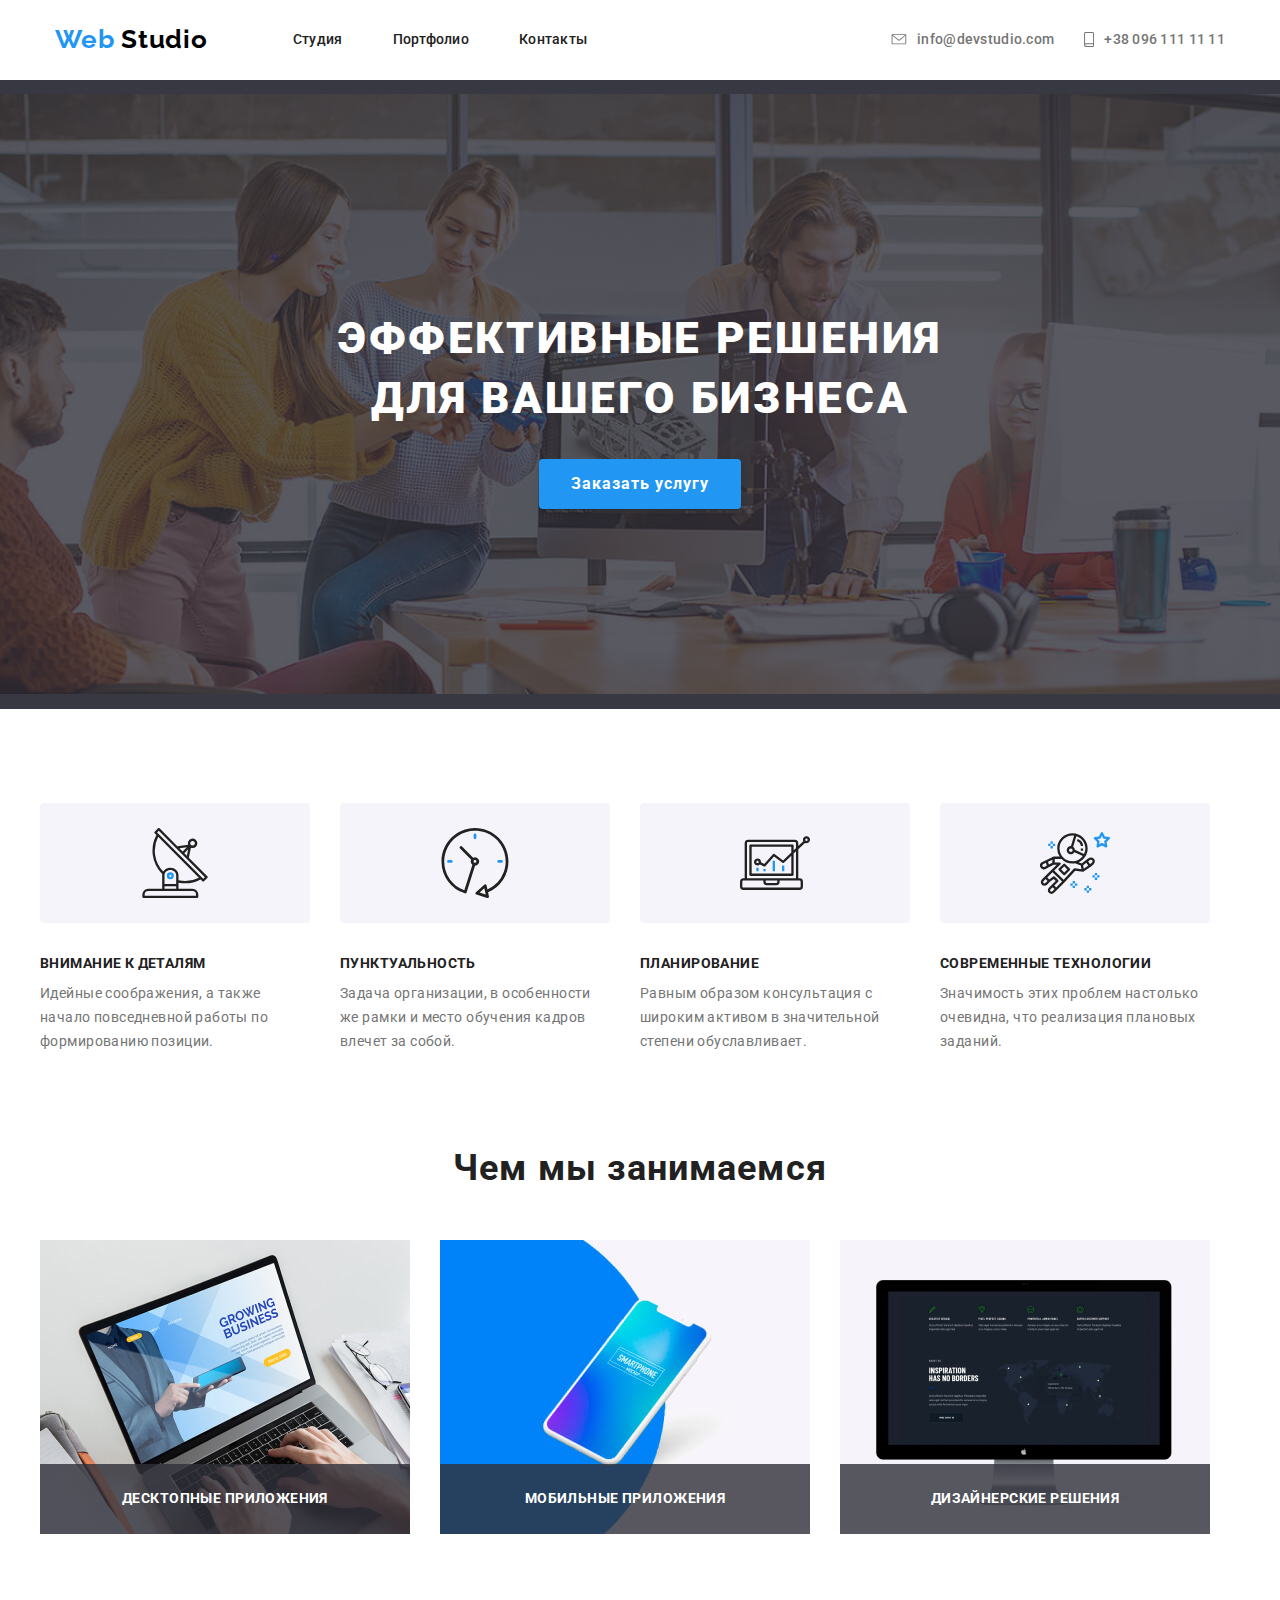
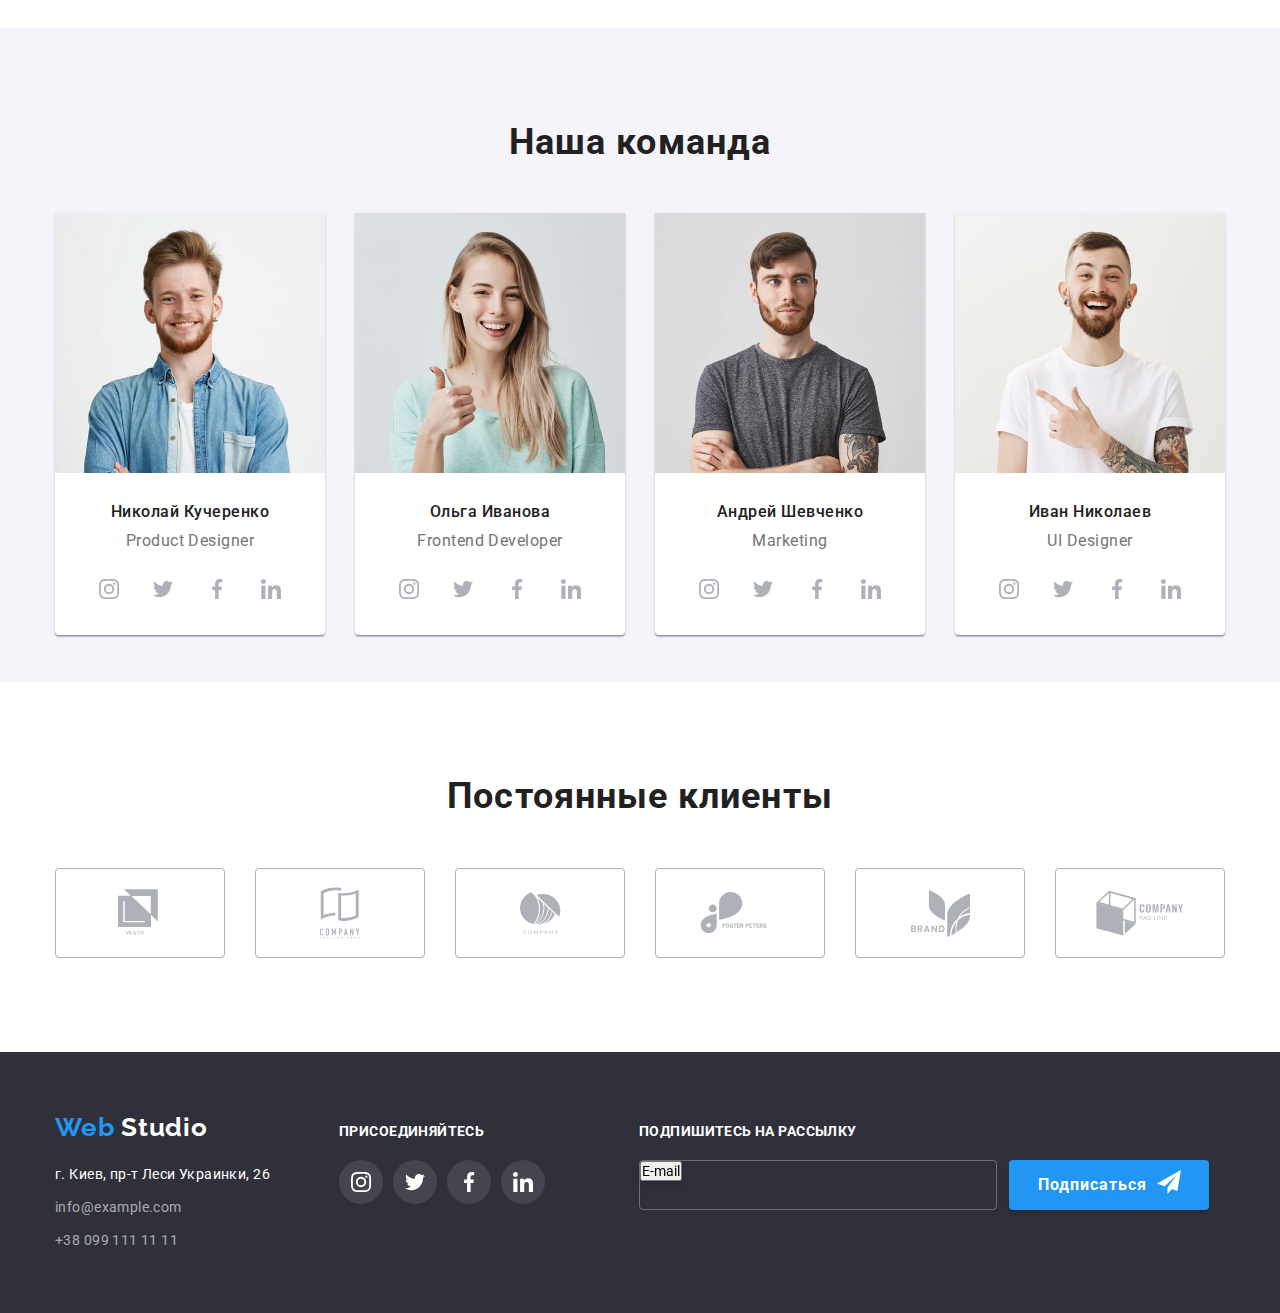
<file: index.html>
<!DOCTYPE html>
<html lang="ru">
  <head>
    <meta charset="UTF-8" />
    <meta name="viewport" content="width=device-width, initial-scale=1.0" />
    <title>Web Studio</title>
    <link href="https://fonts.googleapis.com/css2?family=Raleway:wght@700&family=Roboto:wght@400;500;700;900&display=swap" rel="stylesheet">
    <link rel="stylesheet" href="./css/normalize.css" />
    <link rel="stylesheet" href="./css/styles.css" />
  </head>
  <body>
    <!-- Шапка -->
    <header class="page-header">
      <div class="container">
        <nav class="main-navigation">
          <a class="logo link" href="" lang="en"
            ><span class="logo-item">Web</span> Studio</a
          >
          <ul class="navigation-list list">
            <li class="navigation-list-item">
              <a href="./index.html" class="navigation-list-link link"
                >Студия</a
              >
            </li>
            <li class="navigation-list-item">
              <a href="./portfolio.html" class="navigation-list-link link"
                >Портфолио</a
              >
            </li>
            <li class="navigation-list-item">
              <a href="" class="navigation-list-link link">Контакты</a>
            </li>
          </ul>
        </nav>
          <ul class="contacts-list list">
            <li class="contacts-list-item">

              <a
                href="mailto:info@devstudio.com" class="contacts-link link" lang="en">
                <svg class="contacts-list-icon" width ="16" height="11">
                  <use href="./images/sprite.svg#icon-envelope"></use>
                </svg>
                info@devstudio.com
              </a>
            </li>
            <li class="contacts-list-item">
              <a href="tel:+380961111111" class="contacts-link link">
                <svg class="contacts-list-icon" width ="10" height="15">
                  <use href="./images/sprite.svg#icon-smartphone"></use>
                </svg>
                +38 096 111 11 11</a
              >
            </li>
          </ul>
      </div>
    </header>
    <main>
      <!-- Герой -->
      <section class="hero-section">
          <h1 class="hero-title">
            Эффективные решения <br />
            для вашего бизнеса
          </h1>
          <button type="button" class="hero-modal-btn">Заказать услугу</button>

      </section>

      <!-- Преимущества -->
      <section class="advantages-section">
        <div class="container">
          <h2 hidden>Преимущества</h2>
          <ul class="advantages-list list">
            <li class="advantages-list-item">
              <svg aria-label="Спутниковая тарелка" class="icon-advantage">
                <use href="./images/sprite.svg#icon-advantage-1"></use>
              </svg>
              <h3 class="advantages-list-name">Внимание к деталям</h3>
              <p class="advantages-list-description">
                Идейные соображения, а также начало повседневной работы по
                формированию позиции.
              </p>
            </li>
            <li class="advantages-list-item">
              <svg aria-label="Часы" class="icon-advantage">
                <use href="./images/sprite.svg#icon-advantage-2"></use>
              </svg>
              <h3 class="advantages-list-name">Пунктуальность</h3>
              <p class="advantages-list-description">
                Задача организации, в особенности же рамки и место обучения
                кадров влечет за собой.
              </p>
            </li>
            <li class="advantages-list-item">
              <svg aria-label="Диаграмма" class="icon-advantage">
                <use href="./images/sprite.svg#icon-advantage-3"></use>
              </svg>
              <h3 class="advantages-list-name">Планирование</h3>
              <p class="advantages-list-description">
                Равным образом консультация с широким активом в значительной
                степени обуславливает.
              </p>
            </li>
            <li class="advantages-list-item">
              <svg aria-label="Космонавт" class="icon-advantage">
                <use href="./images/sprite.svg#icon-advantage-4"></use>
              </svg>
              <h3 class="advantages-list-name">Современные технологии</h3>
              <p class="advantages-list-description">
                Значимость этих проблем настолько очевидна, что реализация
                плановых заданий.
              </p>
            </li>
          </ul>
        </div>
      </section>

      <!-- Примеры работ -->
      <section class="examples-section">
        <div class="container">
          <h2 class="title">Чем мы занимаемся</h2>

          <ul class="examples-list list">
            <li class="examples-list-item">
              <img
                class="examples-list-img"
                src="./images/work-examples/example-1.jpg"
                alt="Ноутбук"
                width="370"
                height="294"
              />
              <b class="examples-list-name">Десктопные приложения</b>
            </li>
            <li class="examples-list-item">
              <img
                class="examples-list-img"
                src="./images/work-examples/example-2.jpg"
                alt="Смартфон"
                width="370"
                height="294"
              />
              <b class="examples-list-name">Мобильные приложения</b>
            </li>
            <li class="examples-list-item">
              <img
                class="examples-list-img"
                src="./images/work-examples/example-3.jpg"
                alt="Екран монитора"
                width="370"
                height="294"
              />
              <b class="examples-list-name">Дизайнерские решения</b>
            </li>
          </ul>
        </div>
      </section>

      <!-- Команда -->
      <section class="team-section">
        <div class="container">
          <h2 class="title">Наша команда</h2>

          <ul class="team-list list">
            <li class="team-list-item">
              <img
                class="team-list-img"
                src="./images/team/teamer-1.jpg"
                alt="Член команды"
                width="270"
                height="260"
              />
              <h3 class="team-list-name">Николай Кучеренко</h3>
              <b class="team-list-position">Product Designer</b>
              <ul class="social-list list">
                <li class="social-list-item">
                  <a
                    href=""
                    class="social-list-link" 
                    aria-label="Иконка Инстаграм">
                    <svg class="social-list-icon">
                      <use href="./images/sprite.svg#icon-instagram"></use>
                    </svg>
                </a>
                </li>
                <li class="social-list-item">
                  <a
                    href=""
                    class="social-list-link"
                    aria-label="Иконка Твиттер"
                    >
                    <svg class="social-list-icon">
                      <use href="./images/sprite.svg#icon-twitter"></use>
                    </svg>
                  </a>
                </li>
                <li class="social-list-item">
                  <a
                    href=""
                    class="social-list-link"
                    aria-label="Иконка Фейсбук"
                    >
                    <svg class="social-list-icon">
                      <use href="./images/sprite.svg#icon-facebook"></use>
                    </svg>
                  </a>
                </li>
                <li class="social-list-item">
                  <a
                    href=""
                    class="social-list-link"
                    aria-label="Иконка ЛинкдИн"
                    >
                    <svg class="social-list-icon">
                      <use href="./images/sprite.svg#icon-linkedin"></use>
                    </svg>
                  </a>
                </li>
              </ul>
            </li>

            <li class="team-list-item">
              <img
                class="team-list-img"
                src="./images/team/teamer-2.jpg"
                alt="Член команды"
                width="270"
                height="260"
              />
              <h3 class="team-list-name">Ольга Иванова</h3>
              <b class="team-list-position">Frontend Developer</b>
              <ul class="social-list list">
                <li class="social-list-item">
                  <a
                    href=""
                    class="social-list-link" 
                    aria-label="Иконка Инстаграм">
                    <svg class="social-list-icon">
                      <use href="./images/sprite.svg#icon-instagram"></use>
                    </svg>
                </a>
                </li>
                <li class="social-list-item">
                  <a
                    href=""
                    class="social-list-link"
                    aria-label="Иконка Твиттер"
                    >
                    <svg class="social-list-icon">
                      <use href="./images/sprite.svg#icon-twitter"></use>
                    </svg>
                  </a>
                </li>
                <li class="social-list-item">
                  <a
                    href=""
                    class="social-list-link"
                    aria-label="Иконка Фейсбук"
                    >
                    <svg class="social-list-icon">
                      <use href="./images/sprite.svg#icon-facebook"></use>
                    </svg>
                  </a>
                </li>
                <li class="social-list-item">
                  <a
                    href=""
                    class="social-list-link"
                    aria-label="Иконка ЛинкдИн"
                    >
                    <svg class="social-list-icon">
                      <use href="./images/sprite.svg#icon-linkedin"></use>
                    </svg>
                  </a>
                </li>
              </ul>
            </li>

            <li class="team-list-item">
              <img
                class="team-list-img"
                src="./images/team/teamer-3.jpg"
                alt="Член команды"
                width="270"
                height="260"
              />
              <h3 class="team-list-name">Андрей Шевченко</h3>
              <b class="team-list-position">Marketing</b>
              <ul class="social-list list">
                <li class="social-list-item">
                  <a
                    href=""
                    class="social-list-link" 
                    aria-label="Иконка Инстаграм">
                    <svg class="social-list-icon">
                      <use href="./images/sprite.svg#icon-instagram"></use>
                    </svg>
                </a>
                </li>
                <li class="social-list-item">
                  <a
                    href=""
                    class="social-list-link"
                    aria-label="Иконка Твиттер"
                    >
                    <svg class="social-list-icon">
                      <use href="./images/sprite.svg#icon-twitter"></use>
                    </svg>
                  </a>
                </li>
                <li class="social-list-item">
                  <a
                    href=""
                    class="social-list-link"
                    aria-label="Иконка Фейсбук"
                    >
                    <svg class="social-list-icon">
                      <use href="./images/sprite.svg#icon-facebook"></use>
                    </svg>
                  </a>
                </li>
                <li class="social-list-item">
                  <a
                    href=""
                    class="social-list-link"
                    aria-label="Иконка ЛинкдИн"
                    >
                    <svg class="social-list-icon">
                      <use href="./images/sprite.svg#icon-linkedin"></use>
                    </svg>
                  </a>
                </li>
              </ul>
            </li>

            <li class="team-list-item">
              <img
                class="team-list-img"
                src="./images/team/teamer-4.jpg"
                alt="Член команды"
                width="270"
                height="260"
              />
              <h3 class="team-list-name">Иван Николаев</h3>
              <b class="team-list-position">UI Designer</b>
              <ul class="social-list list">
                <li class="social-list-item">
                  <a
                    href=""
                    class="social-list-link" 
                    aria-label="Иконка Инстаграм">
                    <svg class="social-list-icon">
                      <use href="./images/sprite.svg#icon-instagram"></use>
                    </svg>
                </a>
                </li>
                <li class="social-list-item">
                  <a
                    href=""
                    class="social-list-link"
                    aria-label="Иконка Твиттер"
                    >
                    <svg class="social-list-icon">
                      <use href="./images/sprite.svg#icon-twitter"></use>
                    </svg>
                  </a>
                </li>
                <li class="social-list-item">
                  <a
                    href=""
                    class="social-list-link"
                    aria-label="Иконка Фейсбук"
                    >
                    <svg class="social-list-icon">
                      <use href="./images/sprite.svg#icon-facebook"></use>
                    </svg>
                  </a>
                </li>
                <li class="social-list-item">
                  <a
                    href=""
                    class="social-list-link"
                    aria-label="Иконка ЛинкдИн"
                    >
                    <svg class="social-list-icon">
                      <use href="./images/sprite.svg#icon-linkedin"></use>
                    </svg>
                  </a>
                </li>
              </ul>
            </li>
          </ul>
        </div>
      </section>

      <!-- Клиенты -->
      <section class="clients-section">
        <div class="container">
          <h2 class="title">Постоянные клиенты</h2>

          <ul class="clients-list list">
            <li class="clients-list-item">
              <a href="" class="clients-list-link" aria-label="Логотип первого клиента">
              <svg class="clients-list-icon" width="44" height="49">
                <use href="./images/sprite.svg#icon-client-1"></use>
              </svg>
            </a>
            </li>
            <li class="clients-list-item">
              <a href="" class="clients-list-link" aria-label="Логотип второго клиента"
                ><svg class="clients-list-icon" width="40" height="52">
                  <use href="./images/sprite.svg#icon-client-2"></use>
                </svg>
              </a>
            </li>
            <li class="clients-list-item">
              <a href="" class="clients-list-link" aria-label="Логотип третьего клиента"
                >
                <svg class="clients-list-icon" width="41" height="43">
                  <use href="./images/sprite.svg#icon-client-3"></use>
                </svg>
              </a>
            </li>
            <li class="clients-list-item">
              <a href="" class="clients-list-link" aria-label="Логотип четвертого клиента"
                >
                <svg class="clients-list-icon" width="80" height="42">
                  <use href="./images/sprite.svg#icon-client-4"></use>
                </svg>
              </a>
            </li>
            <li class="clients-list-item">
              <a href="" class="clients-list-link" aria-label="Логотип пятого клиента"
                >
                <svg class="clients-list-icon" width="59" height="47">
                  <use href="./images/sprite.svg#icon-client-5"></use>
                </svg>
              </a>
            </li>
            <li class="clients-list-item">
              <a href="" class="clients-list-link" aria-label="Логотип шестого клиента"
                >
                <svg class="clients-list-icon" width="88" height="45">
                  <use href="./images/sprite.svg#icon-client-6"></use>
                </svg>
              </a>
            </li>
          </ul>
        </div>
      </section>
    </main>
    <!-- Футер -->
    <footer class="footer">
      <div class="container">
        <div class="footer-contacts">
          <a class="footer-logo link" href="./index.html" lang="en"
            ><span class="footer-logo-item">Web</span> Studio</a
          >
          <address class="address">
            <p class="footer-address">г. Киев, пр-т Леси Украинки, 26</p>
            <div class="footer-mail">
              <a href="" class="footer-contacts-link link" lang="en"
                >info@example.com</a
              >
            </div>
            <div class="footer-tel">
              <a href="" class="footer-contacts-link link">+38 099 111 11 11</a>
            </div>
          </address>
        </div>

        <div class="footer-join-us">
          <b class="footer-contacts-title">присоединяйтесь</b>
          <ul class="footer-social-links-list list">
            <li class="footer-social-links-list-item">
              <a
                href=""
                class="footer-social-list-link"
                aria-label="Иконка Инстаграм">
                <svg class="footer-social-list-icon">
                  <use href="./images/sprite.svg#icon-instagram"></use>
                </svg>
              </a>
            </li>
            <li class="footer-social-links-list-item">
              <a
                href=""
                class="footer-social-list-link"
                aria-label="Иконка Твиттер"> 
                <svg class="footer-social-list-icon">
                  <use href="./images/sprite.svg#icon-twitter"></use>
                </svg>
              </a>
            </li>
            <li class="footer-social-links-list-item">
              <a
                href=""
                class="footer-social-list-link"
                aria-label="Иконка Фейсбук"
                >
                <svg class="footer-social-list-icon">
                  <use href="./images/sprite.svg#icon-facebook"></use>
                </svg>
              </a>
            </li>
            <li class="footer-social-links-list-item">
              <a
                href=""
                class="footer-social-list-link"
                aria-label="Иконка ЛинкдИн">
                <svg class="footer-social-list-icon">
                  <use href="./images/sprite.svg#icon-linkedin"></use>
                </svg>
            </a>
            </li>
          </ul>
        </div>

        <div class="footer-subscription">
          <b class="footer-contacts-title">Подпишитесь на рассылку</b>
          <div class="footer-submit-button">
            <form action="URL">
              <p class="footer-submit-mail"><input type="submit" value="E-mail" /></p>
            </form>
              <a href="" class="footer-subscription-btn">
                <p class="footer-subscription-btn-desc">Подписаться</p> 
              <svg class="footer-btn-icon" width="24" height="24">
                <use href="./images/sprite.svg#icon-icon-send"></use>
              </svg>
            </a>
          </div>
        </div>
      </div>
    </footer>
  </body>
</html>
</file>
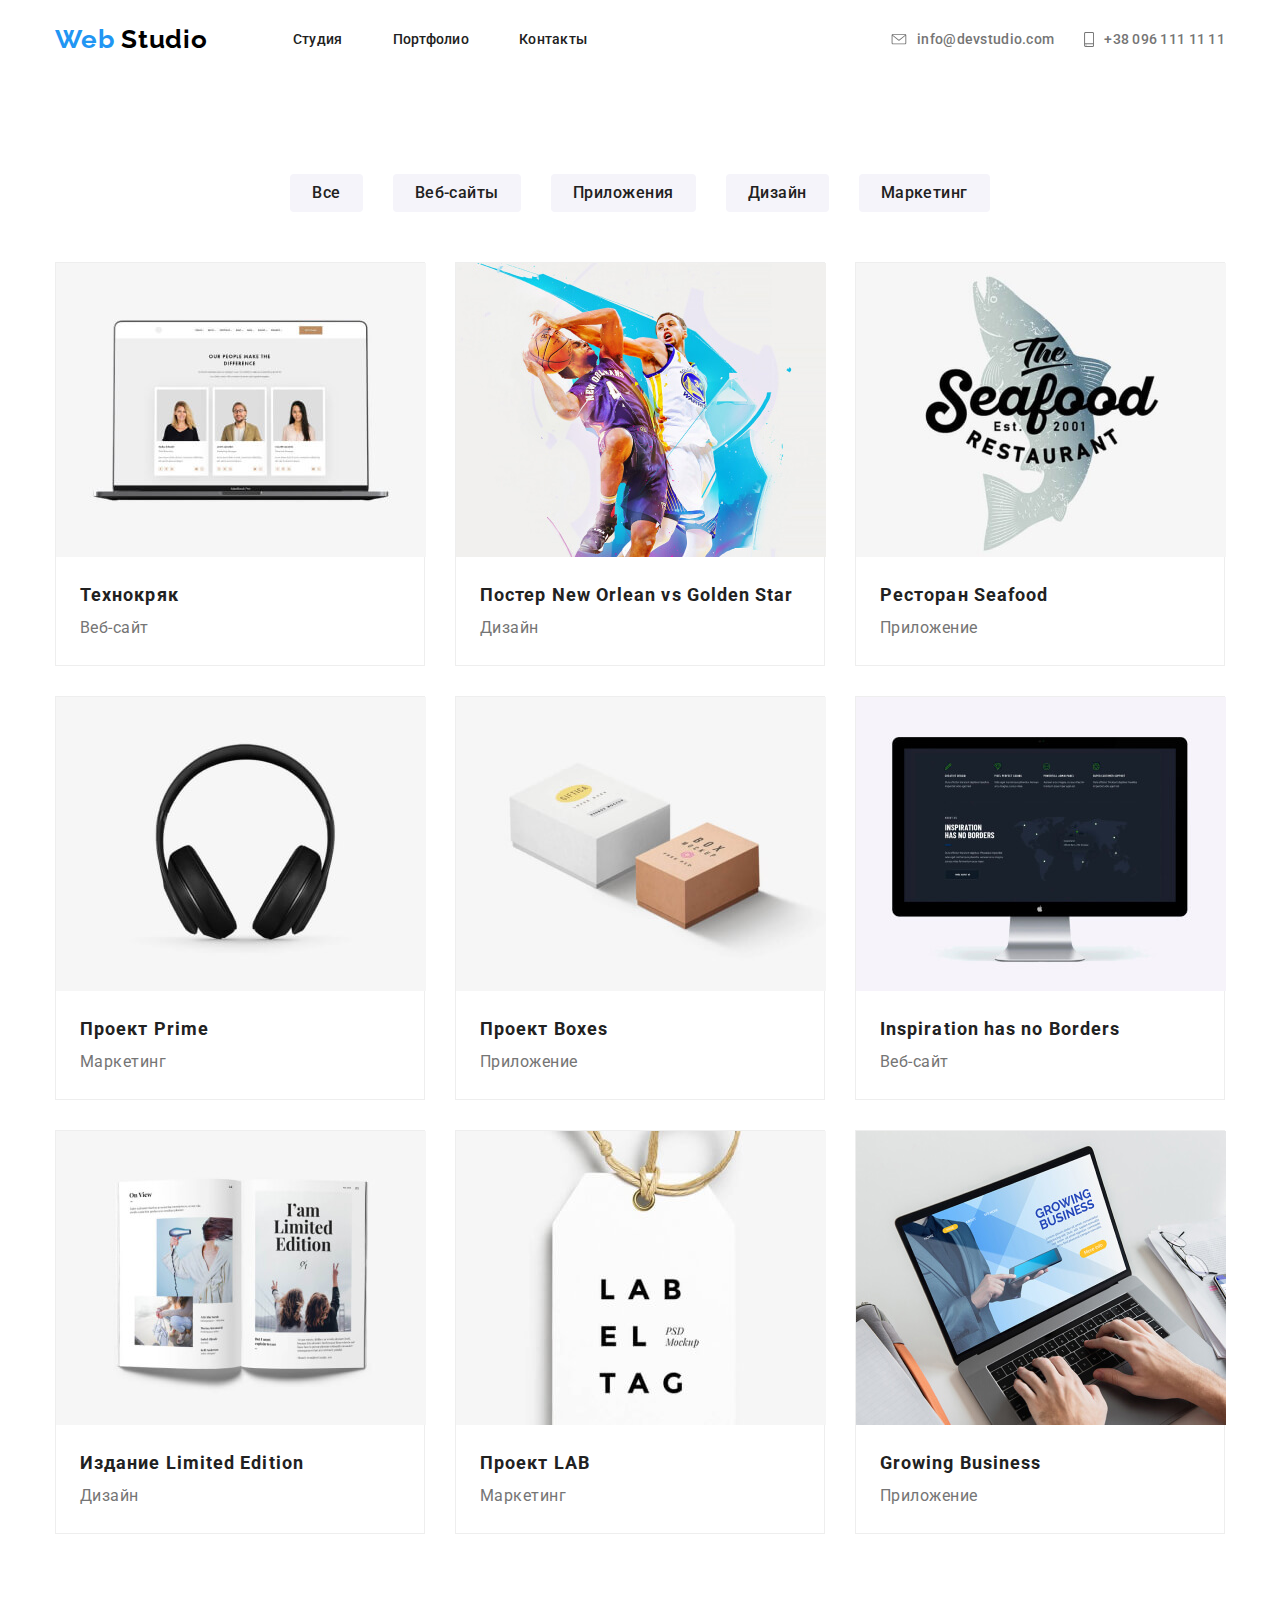
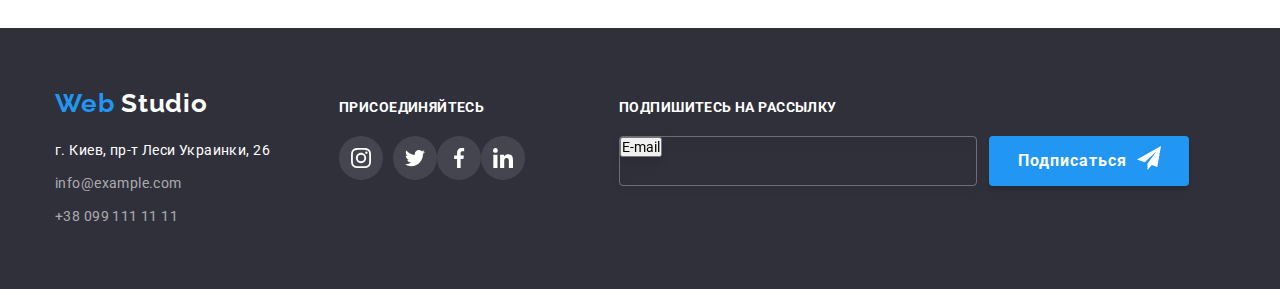
<file: portfolio.html>
<!DOCTYPE html>
<html lang="ru">
  <head>
    <meta charset="UTF-8" />
    <meta name="viewport" content="width=device-width, initial-scale=1.0" />
    <title>Web Studio</title>
    <link
      href="https://fonts.googleapis.com/css2?family=Raleway:wght@700&family=Roboto:wght@400;500;700&display=swap"
      rel="stylesheet"
    />
    <link rel="stylesheet" href="./css/normalize.css" />
    <link rel="stylesheet" href="./css/styles.css" />
  </head>
  <body>
    <!-- Шапка -->
    <header class="page-header">
      <div class="container">
        <nav class="main-navigation">
          <a class="logo link" href="" lang="en"
            ><span class="logo-item">Web</span> Studio</a
          >
          <ul class="navigation-list list">
            <li class="navigation-list-item">
              <a href="./index.html" class="navigation-list-link link"
                >Студия</a
              >
            </li>
            <li class="navigation-list-item">
              <a href="./portfolio.html" class="navigation-list-link link"
                >Портфолио</a
              >
            </li>
            <li class="navigation-list-item">
              <a href="" class="navigation-list-link link">Контакты</a>
            </li>
          </ul>
        </nav>
          <ul class="contacts-list list">
            <li class="contacts-list-item">

              <a
                href="mailto:info@devstudio.com" class="contacts-link link" lang="en">
                <svg class="contacts-list-icon" width ="16" height="11">
                  <use href="./images/sprite.svg#icon-envelope"></use>
                </svg>
                info@devstudio.com
              </a>
            </li>
            <li class="contacts-list-item">
              <a href="tel:+380961111111" class="contacts-link link">
                <svg class="contacts-list-icon" width ="10" height="15">
                  <use href="./images/sprite.svg#icon-smartphone"></use>
                </svg>
                +38 096 111 11 11</a
              >
            </li>
          </ul>
      </div>
    </header>
    <main>
      <!--Портфолио-->
      <section class="portfolio-section">
        <div class="container">
          <h1 hidden>Портфолио</h1>

          <ul class="portfolio-filter-list list">
            <li class="portfolio-filter-item">
              <button type="button" class="portfolio-filter-btn">Все</button>
            </li>
            <li class="portfolio-filter-item">
              <button type="button" class="portfolio-filter-btn">
                Веб-сайты
              </button>
            </li>
            <li class="portfolio-filter-item">
              <button type="button" class="portfolio-filter-btn">
                Приложения
              </button>
            </li>
            <li class="portfolio-filter-item">
              <button type="button" class="portfolio-filter-btn">Дизайн</button>
            </li>
            <li class="portfolio-filter-item">
              <button type="button" class="portfolio-filter-btn">
                Маркетинг
              </button>
            </li>
          </ul>

          <ul class="portfolio-list list">
            <li class="portfolio-item">
              <a href="" class="portfolio-link link">
                <img
                  class="portfolio-img"
                  src="./images/portfolio/portfolio-1.jpg"
                  alt=""
                  width="370"
                  height="294"
                />
                <div class="portfolio-name-list">
                  <b class="portfolio-name">Технокряк</b>
                  <p class="portfolio-name-item">Веб-сайт</p>
                </div>
                <p hidden class="portfolio-name-item-description">
                  Технокряк это современная площадка распространения
                  коронавируса. Компании используют эту платформу для цифрового
                  шпионажа и атак на защищённые сервера конкурентов
                </p>
              </a>
            </li>
            <li class="portfolio-item">
              <a href="" class="portfolio-link link">
                <img
                  class="portfolio-img"
                  src="./images/portfolio/portfolio-2.jpg"
                  alt=""
                  width="370"
                  height="294"
                />
                <div class="portfolio-name-list">
                  <b class="portfolio-name">Постер New Orlean vs Golden Star</b>
                  <p class="portfolio-name-item">Дизайн</p>
                </div>
                <p hidden class="portfolio-name-item-description"></p>
              </a>
            </li>
            <li class="portfolio-item">
              <a href="" class="portfolio-link link">
                <img
                  class="portfolio-img"
                  src="./images/portfolio/portfolio-3.jpg"
                  alt=""
                  width="370"
                  height="294"
                />
                <div class="portfolio-name-list">
                  <b class="portfolio-name">Ресторан Seafood</b>
                  <p class="portfolio-name-item">Приложение</p>
                </div>
                <p hidden class="portfolio-name-item-description"></p>
              </a>
            </li>
            <li class="portfolio-item">
              <a href="" class="portfolio-link link">
                <img
                  class="portfolio-img"
                  src="./images/portfolio/portfolio-4.jpg"
                  alt=""
                  width="370"
                  height="294"
                />
                <div class="portfolio-name-list">
                  <b class="portfolio-name">Проект Prime</b>
                  <p class="portfolio-name-item">Маркетинг</p>
                </div>
                <p hidden class="portfolio-name-item-description"></p>
              </a>
            </li>
            <li class="portfolio-item">
              <a href="" class="portfolio-link link">
                <img
                  class="portfolio-img"
                  src="./images/portfolio/portfolio-5.jpg"
                  alt=""
                  width="370"
                  height="294"
                />
                <div class="portfolio-name-list">
                  <b class="portfolio-name">Проект Boxes</b>
                  <p class="portfolio-name-item">Приложение</p>
                </div>
                <p hidden class="portfolio-name-item-description"></p>
              </a>
            </li>
            <li class="portfolio-item">
              <a href="" class="portfolio-link link">
                <img
                  class="portfolio-img"
                  src="./images/portfolio/portfolio-6.jpg"
                  alt=""
                  width="370"
                  height="294"
                />
                <div class="portfolio-name-list">
                  <b class="portfolio-name">Inspiration has no Borders</b>
                  <p class="portfolio-name-item">Веб-сайт</p>
                </div>
                <p hidden class="portfolio-name-item-description"></p>
              </a>
            </li>
            <li class="portfolio-item">
              <a href="" class="portfolio-link link">
                <img
                  class="portfolio-img"
                  src="./images/portfolio/portfolio-7.jpg"
                  alt=""
                  width="370"
                  height="294"
                />
                <div class="portfolio-name-list">
                  <b class="portfolio-name">Издание Limited Edition</b>
                  <p class="portfolio-name-item">Дизайн</p>
                </div>
                <p hidden class="portfolio-name-item-description"></p>
              </a>
            </li>
            <li class="portfolio-item">
              <a href="" class="portfolio-link link">
                <img
                  class="portfolio-img"
                  src="./images/portfolio/portfolio-8.jpg"
                  alt=""
                  width="370"
                  height="294"
                />
                <div class="portfolio-name-list">
                  <b class="portfolio-name">Проект LAB</b>
                  <p class="portfolio-name-item">Маркетинг</p>
                </div>
                <p hidden class="portfolio-name-item-description"></p>
              </a>
            </li>
            <li class="portfolio-item">
              <a href="" class="portfolio-link link">
                <img
                  class="portfolio-img"
                  src="./images/portfolio/portfolio-9.jpg"
                  alt=""
                  width="370"
                  height="294"
                />
                <div class="portfolio-name-list">
                  <b class="portfolio-name">Growing Business</b>
                  <p class="portfolio-name-item">Приложение</p>
                </div>
                <p hidden class="portfolio-name-item-description"></p>
              </a>
            </li>
          </ul>
        </div>
      </section>
    </main>
   <!-- Футер -->
   <footer class="footer">
    <div class="container">
      <div class="footer-contacts">
        <a class="footer-logo link" href="./index.html" lang="en"
          ><span class="footer-logo-item">Web</span> Studio</a
        >
        <address class="address">
          <p class="footer-address">г. Киев, пр-т Леси Украинки, 26</p>
          <div class="footer-mail">
            <a href="" class="footer-contacts-link link" lang="en"
              >info@example.com</a
            >
          </div>
          <div class="footer-tel">
            <a href="" class="footer-contacts-link link">+38 099 111 11 11</a>
          </div>
        </address>
      </div>

      <div class="footer-join-us">
        <b class="footer-contacts-title">присоединяйтесь</b>
        <ul class="footer-social-links-list list">
          <li class="footer-social-links-list-item">
            <a
              href=""
              class="footer-social-list-link"
              aria-label="Иконка Инстаграм">
              <svg class="footer-social-list-icon">
                <use href="./images/sprite.svg#icon-instagram"></use>
              </svg>
            </a>
          </li>
          <li>
            <a
              href=""
              class="footer-social-list-link"
              aria-label="Иконка Твиттер"> 
              <svg class="footer-social-list-icon">
                <use href="./images/sprite.svg#icon-twitter"></use>
              </svg>
            </a>
          </li>
          <li>
            <a
              href=""
              class="footer-social-list-link"
              aria-label="Иконка Фейсбук"
              >
              <svg class="footer-social-list-icon">
                <use href="./images/sprite.svg#icon-facebook"></use>
              </svg>
            </a>
          </li>
          <li>
            <a
              href=""
              class="footer-social-list-link"
              aria-label="Иконка ЛинкдИн">
              <svg class="footer-social-list-icon">
                <use href="./images/sprite.svg#icon-linkedin"></use>
              </svg>
          </a>
          </li>
        </ul>
      </div>

      <div class="footer-subscription">
        <b class="footer-contacts-title">Подпишитесь на рассылку</b>
        <div class="footer-submit-button">
          <form action="URL">
            <p class="footer-submit-mail"><input type="submit" value="E-mail" /></p>
          </form>
            <a href="" class="footer-subscription-btn">
              <p class="footer-subscription-btn-desc">Подписаться</p> 
            <svg class="footer-btn-icon" width="24" height="24">
              <use href="./images/sprite.svg#icon-icon-send"></use>
            </svg>
          </a>
        </div>
      </div>
    </div>
  </footer>
  </body>
</html>
</file>
<file: css/styles.css>
html {
  box-sizing: border-box;
}

*,
*::before,
*::after {
  box-sizing: inherit;
}

* {
  margin: 0;
  padding: 0;
}
:root {
  --main-font: 'Roboto', sans-serif;
  --secondary-font: 'Raleway', sans-serif;
  --primary-text-color: #757575;
  --primary-title-color: #212121;
  --accent-color: #2196f3;
  --primary-white-color: #ffffff;
  --secondary-white-color: #f5f4fa;
  --socials-main-color: #AFB1B8;
  --examples-background-color: rgba(47, 48, 58, 0.8);
  --footer-background-color: #2f303a;
  --footer-links-color: rgba(255, 255, 255, 0.6);
}

body {
  background-color: #ffffff;
  font-family: var(--main-font);
  font-size: 14px;
  color: #000000;
}

img {
  display: block;
}

.link {
  text-decoration: none;
}

.list {
  list-style: none;
}


.container {
  width: 1200px;
  padding-left: 15px;
  padding-right: 15px;
  margin-left: auto;
  margin-right: auto;
}
/* общий css для index.html и portfolio.html */

/* Шапка */
.page-header .container {
  display: flex;
  justify-content: center;
}
.main-navigation {
  display: flex;
  align-items: center;
}
.logo {
  padding-top: 24px;
  padding-bottom: 25px;
  margin-right: 85px;
  font-family: var(--secondary-font);
  font-weight: 700;
  font-size: 26px;
  line-height: 1.19;
  letter-spacing: 0.03em;
  color: #000000;
}

.logo-item {
  color: var(--accent-color);
}
.navigation-list {
  display: flex;
}

.navigation-list-item:not(:last-child) {
  margin-right: 50px;
}

.navigation-list-link {
  display: block;
  padding-top: 32px;
  padding-bottom: 32px;

  font-weight: 500;
  font-size: 14px;
  line-height: 1.14;
  letter-spacing: 0.02em;
  color: var(--primary-title-color);
}
.navigation-list-link:hover,
.navigation-list-link:focus {
  color: var(--accent-color);
}
.contacts-list {
  display: flex;
  align-items: center;
  margin-left: auto;
}

.contacts-list-item:not(:last-child) {
  margin-right: 30px;
}

.contacts-link {
  display: flex;
  align-items:center;

  font-weight: 500;
  font-size: 14px;
  line-height: 1.14;
  letter-spacing: 0.02em;
  color: var(--primary-text-color);
}
.contacts-link:hover,
.contacts-link:focus {
  color: var(--accent-color);
}

.contacts-list-icon {
  margin-right: 10px;
  fill: var(--primary-text-color);

}

.contacts-list-item .contacts-link:hover,
.contacts-list-item .contacts-link:focus,
.contacts-link:hover .contacts-list-icon,
.contacts-link:focus .contacts-list-icon {
  color: var(--accent-color);
  fill: var(--accent-color);
  position: relative;
}
/* Футер */

.footer {
  padding-top: 60px;
  padding-bottom: 60px;

  background-color: var(--footer-background-color);
}

.footer .container {
  display: flex;
  align-items: baseline;
  padding-right: 15px;
  padding-left: 15px;

}

.footer-logo {
  /* margin-bottom: 20px; */
  font-family: var(--secondary-font);
  font-weight: 700;
  font-size: 26px;
  line-height: 1.19;
  letter-spacing: 0.03em;
  color: var(--primary-white-color);
}
.footer-logo-item {
  color: var(--accent-color);
}
.footer-contacts {
  margin-right: 69px;
}
.address {
  font-style: inherit;
}
.footer-address {
  margin-top: 20px;
  margin-bottom: 9px;
  font-weight: 400;
  font-size: 14px;
  line-height: 1.71;
  letter-spacing: 0.03em;
  color: var(--primary-white-color);
}
.footer-mail {
  margin-bottom: 9px;
}

.footer-contacts-link {
  font-weight: 400;
  font-size: 14px;
  line-height: 1.71;
  letter-spacing: 0.03em;
  color: var(--footer-links-color);
}
.footer-join-us {
  margin-right: 94px;
}

.footer-contacts-title {
  display: block;
  margin-bottom: 20px;

  font-weight: 700;
  font-size: 14px;
  line-height: 1.14;
  letter-spacing: 0.03em;
  text-transform: uppercase;
  color: var(--primary-white-color);
}
.footer-social-links-list {
  display: flex;
  justify-content: space-around;
}
.footer-social-links-list-item:not(:last-child) {
  margin-right: 10px;
}

.footer-social-links-link:hover,
.footer-social-links-link:focus {
  color: var(--accent-color);
}

.footer-social-list-link {
    display: flex;
    justify-content: center;
    align-items: center;
    width: 44px;
    height: 44px;
    border-radius: 50%;
    background-color: rgba(255, 255, 255, 0.1);
}
.footer-social-list-link:hover,
.footer-social-list-link:focus {
  background-color: var(--accent-color);
}

.footer-social-list-icon {
  width: 20px;
  height: 20px;
  fill: var(--primary-white-color);
}

.footer-social-list-link:hover .footer-social-list-icon,
.footer-social-list-link:focus .footer-social-list-icon {
  fill: var(--primary-white-color);
}


.footer-subscription {
}

.footer-submit-button {
  display: flex;
  align-items: center;
}

.footer-submit-mail {
  display: block;
  margin-right: 12px;
  width: 358px;
  height: 50px;
  border: 1px solid rgba(255, 255, 255, 0.3);
filter: drop-shadow(0px 4px 4px rgba(0, 0, 0, 0.15));
border-radius: 4px;
}
 
.footer-subscription-btn {
    display: inline-flex;
    justify-content: center;
    padding-top: 10px;
    padding-bottom: 10px;
    padding-left: 29px;
    padding-right: 28px;
    width: 200px;
    height: 50px;
    text-decoration: none;
    background-color: var(--accent-color);
    border-radius: 4px;
    box-shadow: 0px 4px 4px rgba(0, 0, 0, 0.15);
} 

.footer-subscription-btn-desc {
    display: flex;
    margin-right: 10px;
    width: 109px;
    height: 30px;
    align-items: center;
    text-align: center;
    font-weight: 700;
    font-size: 16px;
    line-height: 1.87;
    letter-spacing: 0.06em;
    color: var(--primary-white-color);
    background-color: var(--accent-color);
}
  .footer-btn-icon {
   fill: var(--primary-white-color);
  }

/* css для index.html */

/* Герой */
.hero-section {
  padding-top: 200px;
  padding-bottom: 200px; 
  text-align: center;
  background: rgba(47, 48, 58, 0.8);
  background-image: linear-gradient(
      rgba(47, 48, 58, 0.8),
      rgba(47, 48, 58, 0.8)
    ),
    url(../images/header/header-background.jpg);
  background-repeat: no-repeat;
  background-position: center;
}

.hero-title {
  margin-bottom: 30px;
  font-weight: 900;
  font-size: 44px;
  line-height: 1.36;
  text-align: center;
  letter-spacing: 0.06em;
  text-transform: uppercase;
  color: var(--primary-white-color);
}
.hero-modal-btn {
  display: block;
  padding-top: 10px;
  padding-bottom: 10px;
  padding-left: 32px;
  padding-right: 32px;
  margin-left: auto;
  margin-right: auto;

  text-align: center;
  font-weight: 700;
  font-size: 16px;
  line-height: 1.87;
  letter-spacing: 0.06em;
  color: var(--primary-white-color);
  background-color: var(--accent-color);
  box-shadow: 0px 4px 4px rgba(0, 0, 0, 0.15);
  border-radius: 4px;
  border-style: var(--accent-color);
  cursor: pointer;
}

/*Преимущества*/
.advantages-section {
  padding-top: 94px;
  padding-bottom: 47px;
}

.advantages-list {
  display: flex;
  justify-content: center;
}
.advantages-list-item {
  margin-right: 30px;
}

.icon-advantage {
  width: 270px;
  height: 120px;
  margin-bottom: 30px;
  padding-top: 25px;
  padding-bottom: 25px;
  padding-right: 100px;
  padding-left: 100px;
  border-radius: 4px;
  background-color: var(--secondary-white-color);
}
.advantages-list-name {
  margin-bottom: 10px;

  font-weight: 700;
  font-size: 14px;
  line-height: 1.14;
  letter-spacing: 0.03em;
  text-transform: uppercase;
  color: var(--primary-title-color);
}
.advantages-list-description {
  font-weight: normal;
  font-size: 14px;
  line-height: 1.71;
  letter-spacing: 0.03em;
  color: var(--primary-text-color);
}

/*Примеры работ*/
.examples-section {
  padding-top: 47px;
  padding-bottom: 94px;
}
.title {
  margin-bottom: 50px;
  font-weight: 700;
  font-size: 36px;
  line-height: 1.16;
  text-align: center;
  letter-spacing: 0.03em;
  color: var(--primary-title-color);
}

.examples-list {
  display: flex;
  justify-content: center;
 position: relative;
}
.examples-list-item {
  margin-right: 30px;
}
.examples-list-img {
}
.examples-list-name {
  display: block;
  padding-top: 27px;
  padding-bottom: 27px;
  position: absolute;
  min-width: 370px;
  top: 76.3%;

  background-color: var(--examples-background-color);
  font-weight: 700;
  font-size: 14px;
  line-height: 1.14;
  text-align: center;
  letter-spacing: 0.03em;
  text-transform: uppercase;
  color: var(--primary-white-color);
}

/* Команда */
.team-section {
  padding-bottom: 47px;

  background-color: var(--secondary-white-color);
}

.team-section .title {
  padding-top: 94px;
}

.team-list {
  display: flex;
  justify-content: center;
}
.team-list-item {
  background-color: var(--primary-white-color);
  width: 270px;
  height: 422px;
  box-shadow: 0px 2px 1px rgba(0, 0, 0, 0.2), 0px 1px 1px rgba(0, 0, 0, 0.14), 0px 1px 3px rgba(0, 0, 0, 0.12);
  border-radius: 0px 0px 4px 4px;
}

.team-list-item:not(:last-child) {
  margin-right: 30px;
}

.team-list-img {
  margin-bottom: 30px;
}
.team-list-name {
  margin-bottom: 10px;
  font-weight: 500;
  font-size: 16px;
  line-height: 1.18;
  text-align: center;
  letter-spacing: 0.03em;
  color: var(--primary-title-color);
}
.team-list-position {
  margin-bottom: 16px;
  font-weight: 400;
  display: block;
  font-size: 16px;
  line-height: 1.18;
  text-align: center;
  letter-spacing: 0.03em;
  color: var(--primary-text-color);
}
.social-list {
  display: flex;
  justify-content: center;
}
.social-list-item:not(:last-child) {
  margin-right: 10px;
}

.social-list-link {
  display: flex;
    justify-content: center;
    align-items: center;
    width: 44px;
    height: 44px;
    border-radius: 50%;
    color: var(--primary-white-color);
}
.social-list-link:hover,
.social-list-link:focus {
 background-color: var(--accent-color);
}

.social-list-icon {
  width: 20px;
  height: 20px;
  fill: var(--socials-main-color);
}

.social-list-link:hover .social-list-icon,
.social-list-link:focus .social-list-icon {
  fill: var(--primary-white-color);
}

/* Клиенты */
.clients-section {
  padding-top: 94px;
  padding-bottom: 94px;
}
.clients-list {
  display: flex;
  justify-content: center;
}

.clients-list-item {
  display: flex;
  justify-content: center;
  align-items: center;
  width: 170px;
  height: 90px;
  box-sizing: border-box;
  border: 1px solid var(--socials-main-color);
  border-radius: 4px;
}

.clients-list-item:not(:last-child) {
  margin-right: 30px;
}
.clients-list-link {
  display: flex;
  justify-content: center;
  align-items: center;
  width: 170px;
  height: 90px;
  text-decoration: none;
}

.clients-list-icon {
  fill: var(--socials-main-color);
}
.clients-list-link:hover,
.clients-list-link:focus {
  border: 1px solid var(--accent-color);
  border-radius: 4px;
}

.clients-list-link:hover .clients-list-icon,
.clients-list-link:focus .clients-list-icon {
  fill: var(--accent-color);
}

/* css для portfolio.html */


.portfolio-section {
  padding-top: 94px;
  padding-bottom: 94px;
}

.portfolio-filter-list {
  display: flex;
  justify-content: center;
  align-items: center;
  margin-bottom: 50px;
}
.portfolio-filter-item {
  text-align: center;
}
.portfolio-filter-item:not(:last-child){
    margin-right: 30px;
}
.portfolio-filter-btn {
  padding-top: 6px;
  padding-bottom: 6px;
  padding-left: 22px;
  padding-right: 22px;

  background-color: var(--secondary-white-color);
  font-weight: 500;
  font-size: 16px;
  line-height: 1.62;
  text-align: center;
  letter-spacing: 0.03em;
  color: var(--primary-title-color);
  border:none;
  border-radius: 4px;
}
.portfolio-filter-btn:hover,
.portfolio-filter-btn:focus {
  background-color: var(--accent-color);
  color: var(--primary-white-color);
  box-shadow: 0px 2px 2px rgba(0, 0, 0, 0.12), 0px 1px 2px rgba(0, 0, 0, 0.08), 0px 3px 1px rgba(0, 0, 0, 0.1);
border-radius: 4px;
}
.portfolio-list {
  display: flex;
  flex-wrap: wrap;
}
.portfolio-item {
width: 370px;
height: 404px;
border: 1px solid #EEEEEE;
background-color: var(--primary-white-color);
}

.portfolio-item:hover,
.portfolio-item:focus {
box-shadow: 1px 4px 6px rgba(0, 0, 0, 0.16), 0px 4px 4px rgba(0, 0, 0, 0.06), 0px 1px 1px rgba(0, 0, 0, 0.12);
}

.portfolio-item:not(:nth-last-child(-n + 3)) {
  margin-bottom: 30px;
}
.portfolio-item:not(:nth-last-child(3n + 1)) {
    margin-right: 30px;
}
.portfolio-img {
}

.portfolio-img:hover,
.portfolio-img:focus {
  background: rgba(33, 150, 243, 0.9);
}

.portfolio-name-list {
  padding-top: 20px;
  padding-bottom: 20px;
  padding-right: 24px;
  padding-left: 24px;
}

.portfolio-name {
  margin-bottom: 4px;

  font-weight: 700;
  font-size: 18px;
  line-height: 2;
  letter-spacing: 0.06em;
  color: var(--primary-title-color);
}
.portfolio-name-item {
  font-weight: 400;
  font-size: 16px;
  line-height: 1.87;
  letter-spacing: 0.03em;
  color: var(--primary-text-color);
}
.portfolio-name-item-description {
}
</file>
